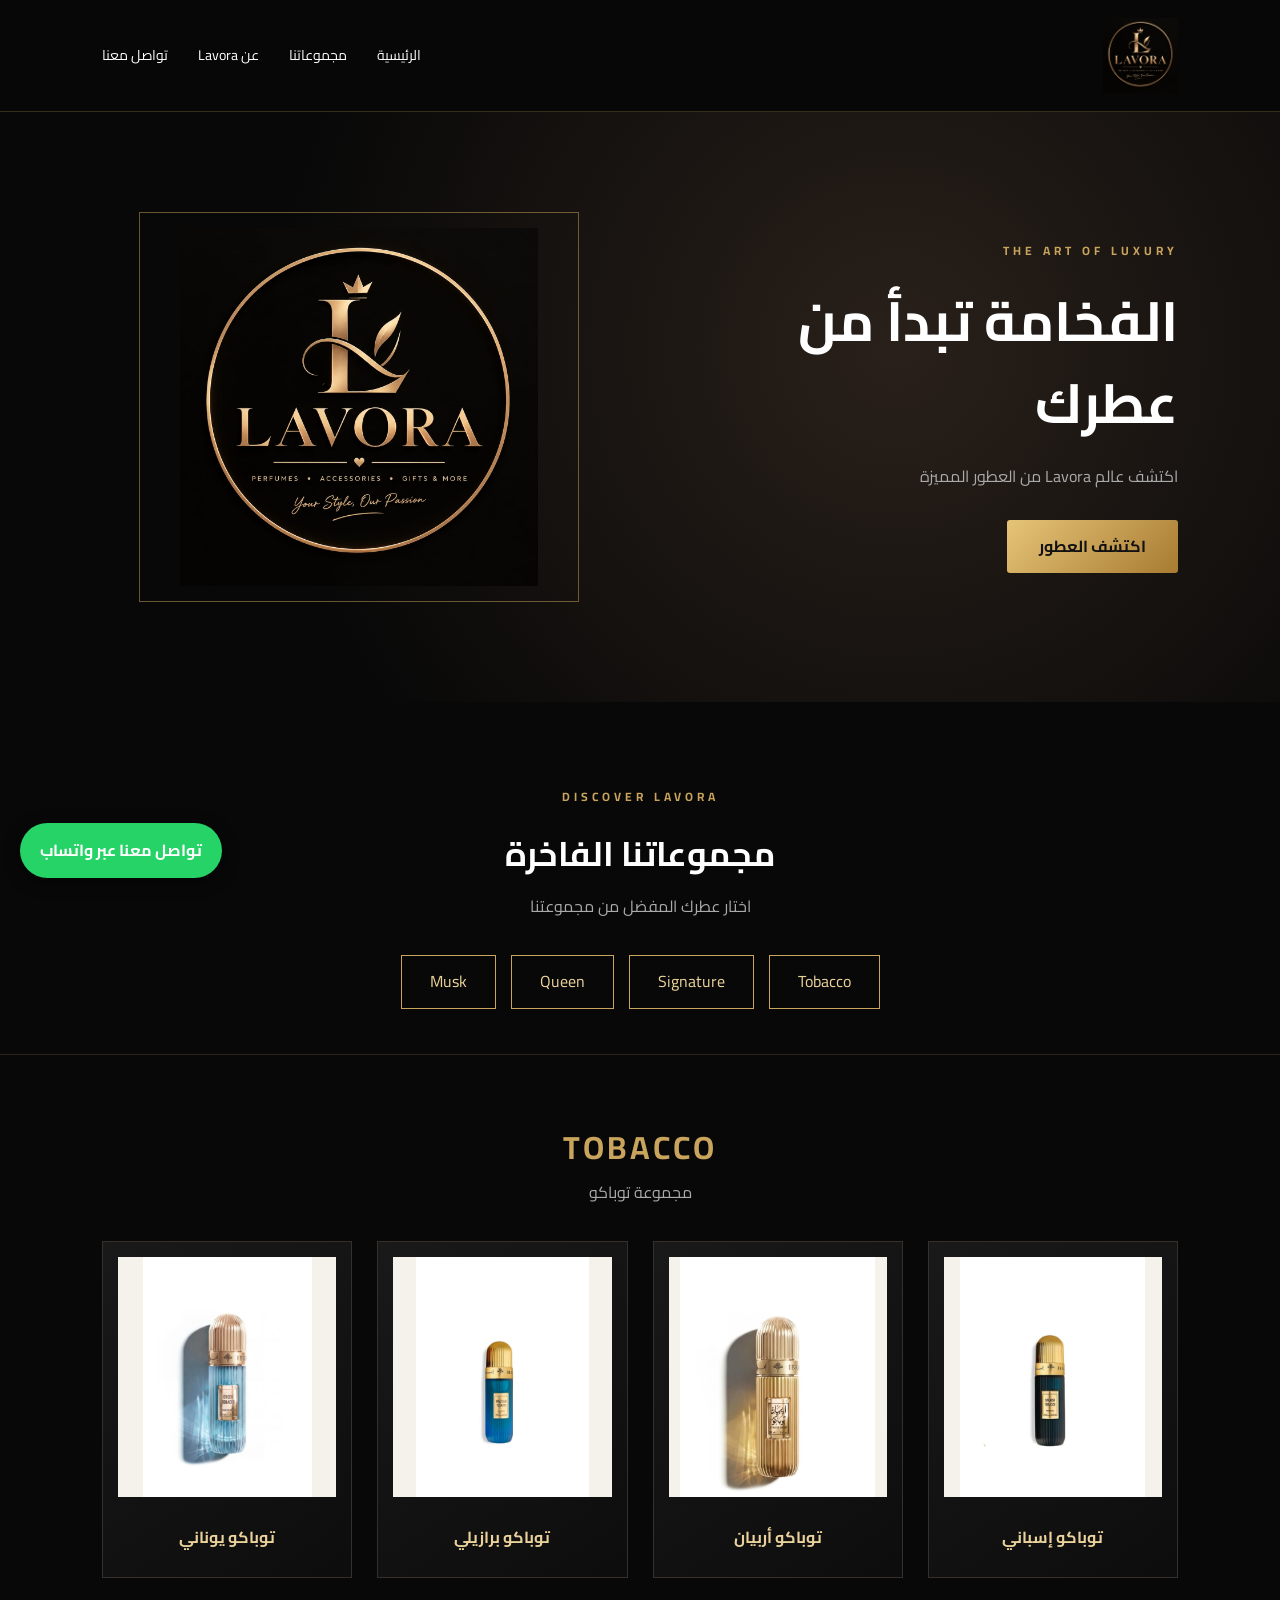
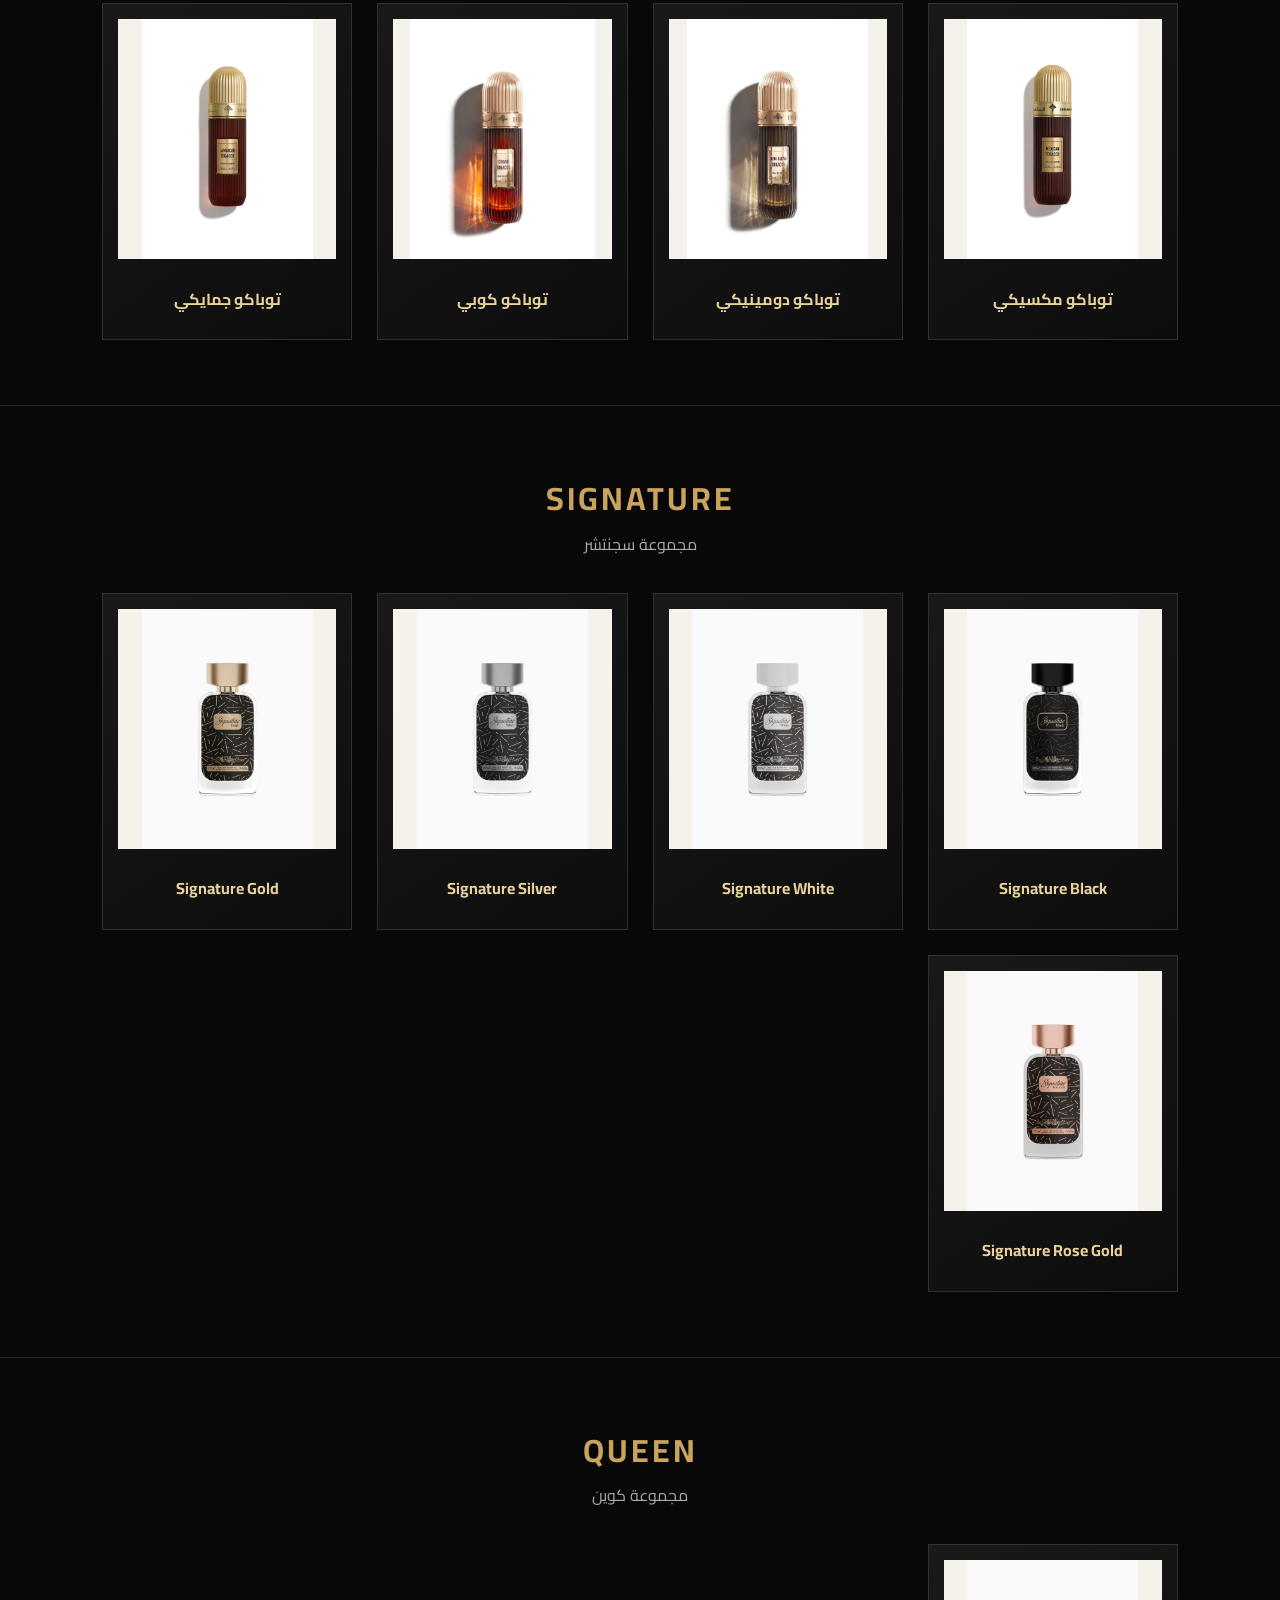
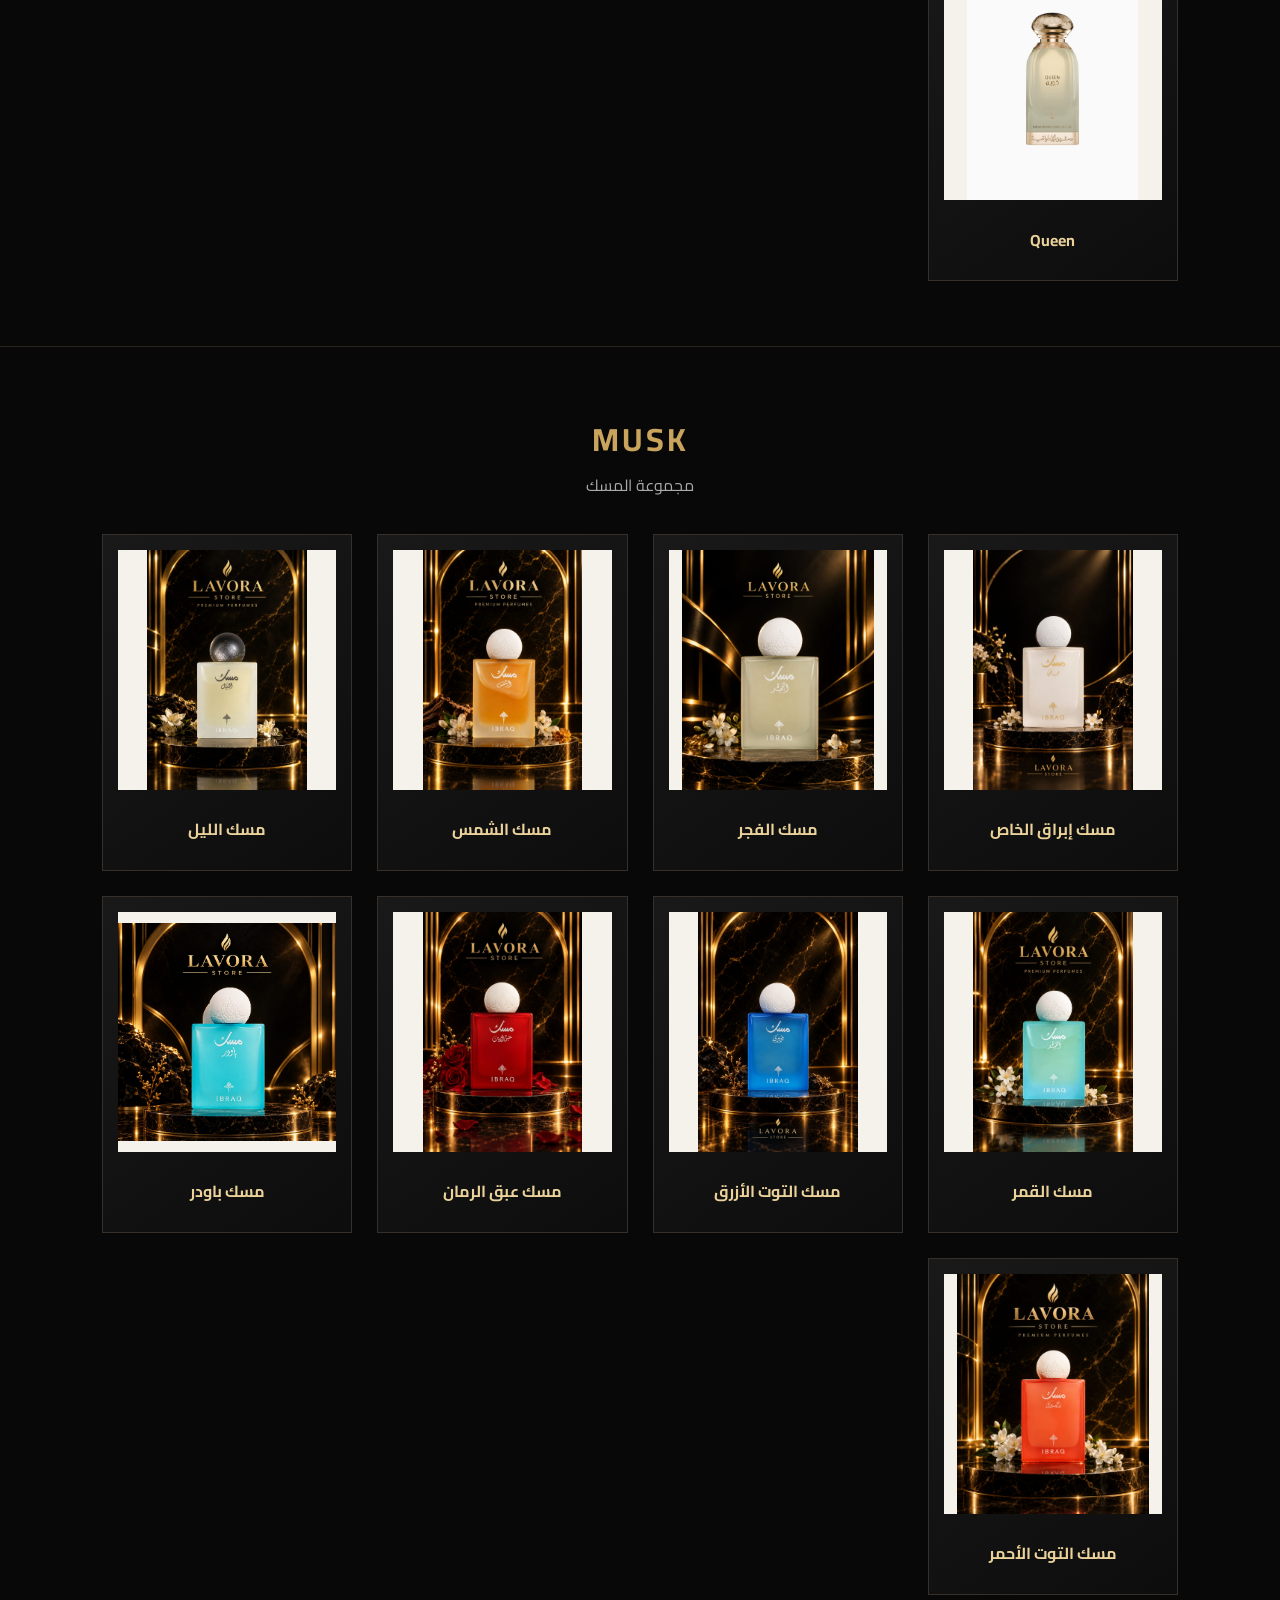
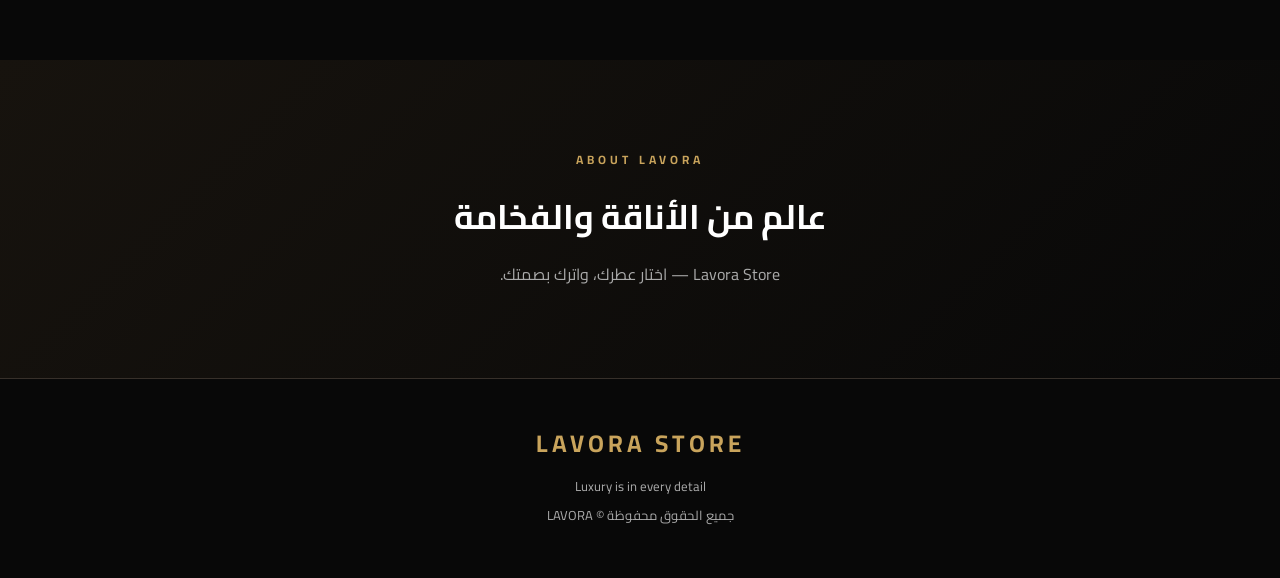
<file: index.html>
<!DOCTYPE html>
<html lang="ar" dir="rtl">
<head>
    <meta charset="UTF-8">
    <meta name="viewport" content="width=device-width, initial-scale=1.0">
    <title>LAVORA STORE | Luxury Perfumes</title>
    <link rel="stylesheet" href="style.css">

    <style>
        .nav-logo {
            width: 75px;
            height: 75px;
            object-fit: contain;
            display: block;
        }

        .navbar .logo {
            display: flex;
            align-items: center;
        }

        .whatsapp-float {
            position: fixed;
            bottom: 22px;
            left: 20px;
            z-index: 9999;
            background: #25D366;
            color: white;
            padding: 14px 20px;
            border-radius: 30px;
            text-decoration: none;
            font-weight: bold;
            box-shadow: 0 4px 15px #0008;
            transition: 0.3s;
        }

        .whatsapp-float:hover {
            background: #1da851;
            transform: translateY(-3px);
        }
    </style>
</head>

<body>

<header class="navbar">
    <a href="#home" class="logo">
        <img src="images/logo.png" alt="LAVORA STORE" class="nav-logo">
    </a>

    <nav>
        <a href="#home">الرئيسية</a>
        <a href="#collections">مجموعاتنا</a>
        <a href="#about">عن Lavora</a>
        <a href="#contact">تواصل معنا</a>
    </nav>
</header>

<section class="hero" id="home">
    <div class="hero-content">
        <p class="eyebrow">THE ART OF LUXURY</p>
        <h1>الفخامة تبدأ من عطرك</h1>
        <p>اكتشف عالم Lavora من العطور المميزة</p>
        <a href="#collections" class="main-btn">اكتشف العطور</a>
    </div>

    <div class="hero-image">
        <img src="images/hero-perfume.jpg" alt="Lavora Perfume">
    </div>
</section>

<section class="collections" id="collections">
    <p class="eyebrow">DISCOVER LAVORA</p>
    <h2>مجموعاتنا الفاخرة</h2>
    <p class="section-description">اختار عطرك المفضل من مجموعتنا</p>

    <div class="category-links">
        <a href="#tobacco">Tobacco</a>
        <a href="#signature">Signature</a>
        <a href="#queen">Queen</a>
        <a href="#musk">Musk</a>
    </div>
</section>

<!-- TOBACCO -->
<section class="product-section" id="tobacco">
    <h2>TOBACCO</h2>
    <p>مجموعة توباكو</p>

    <div class="product-grid">

        <a href="product.html?name=توباكو إسباني&image=images/tobacco-spanish.jpg" class="product-card">
            <img src="images/tobacco-spanish.jpg" alt="Tobacco Spanish">
            <h3>توباكو إسباني</h3>
        </a>

        <a href="product.html?name=توباكو أربيان&image=images/tobacco-arabian.jpg" class="product-card">
            <img src="images/tobacco-arabian.jpg" alt="Tobacco Arabian">
            <h3>توباكو أربيان</h3>
        </a>

        <a href="product.html?name=توباكو برازيلي&image=images/tobacco-brazilian.jpg" class="product-card">
            <img src="images/tobacco-brazilian.jpg" alt="Tobacco Brazilian">
            <h3>توباكو برازيلي</h3>
        </a>

        <a href="product.html?name=توباكو يوناني&image=images/tobacco-greek.jpg" class="product-card">
            <img src="images/tobacco-greek.jpg" alt="Tobacco Greek">
            <h3>توباكو يوناني</h3>
        </a>

        <a href="product.html?name=توباكو مكسيكي&image=images/tobacco-mexican.jpg" class="product-card">
            <img src="images/tobacco-mexican.jpg" alt="Tobacco Mexican">
            <h3>توباكو مكسيكي</h3>
        </a>

        <a href="product.html?name=توباكو دومينيكي&image=images/tobacco-dominican.jpg" class="product-card">
            <img src="images/tobacco-dominican.jpg" alt="Tobacco Dominican">
            <h3>توباكو دومينيكي</h3>
        </a>

        <a href="product.html?name=توباكو كوبي&image=images/tobacco-cuban.jpg" class="product-card">
            <img src="images/tobacco-cuban.jpg" alt="Tobacco Cuban">
            <h3>توباكو كوبي</h3>
        </a>

        <a href="product.html?name=توباكو جمايكي&image=images/tobacco-jamaican.jpg" class="product-card">
            <img src="images/tobacco-jamaican.jpg" alt="Tobacco Jamaican">
            <h3>توباكو جمايكي</h3>
        </a>

    </div>
</section>

<!-- SIGNATURE -->
<section class="product-section" id="signature">
    <h2>SIGNATURE</h2>
    <p>مجموعة سجنتشر</p>

    <div class="product-grid">

        <a href="product.html?name=Signature Black&image=images/signature-black.jpg" class="product-card">
            <img src="images/signature-black.jpg" alt="Signature Black">
            <h3>Signature Black</h3>
        </a>

        <a href="product.html?name=Signature White&image=images/signature-white.jpg" class="product-card">
            <img src="images/signature-white.jpg" alt="Signature White">
            <h3>Signature White</h3>
        </a>

        <a href="product.html?name=Signature Silver&image=images/signature-silver.jpg" class="product-card">
            <img src="images/signature-silver.jpg" alt="Signature Silver">
            <h3>Signature Silver</h3>
        </a>

        <a href="product.html?name=Signature Gold&image=images/signature-gold.jpg" class="product-card">
            <img src="images/signature-gold.jpg" alt="Signature Gold">
            <h3>Signature Gold</h3>
        </a>

        <a href="product.html?name=Signature Rose Gold&image=images/signature-rose-gold.jpg" class="product-card">
            <img src="images/signature-rose-gold.jpg" alt="Signature Rose Gold">
            <h3>Signature Rose Gold</h3>
        </a>

    </div>
</section>

<!-- QUEEN -->
<section class="product-section" id="queen">
    <h2>QUEEN</h2>
    <p>مجموعة كوين</p>

    <div class="product-grid">

        <a href="product.html?name=Queen&image=images/queen.jpg" class="product-card">
            <img src="images/queen.jpg" alt="Queen Perfume">
            <h3>Queen</h3>
        </a>

    </div>
</section>

<!-- MUSK -->
<section class="product-section" id="musk">
    <h2>MUSK</h2>
    <p>مجموعة المسك</p>

    <div class="product-grid">

        <a href="product.html?name=مسك إبراق الخاص&image=images/musk-ebraq.jpg" class="product-card">
            <img src="images/musk-ebraq.jpg" alt="Musk Ebraq">
            <h3>مسك إبراق الخاص</h3>
        </a>

        <a href="product.html?name=مسك الفجر&image=images/musk-fajr.jpg" class="product-card">
            <img src="images/musk-fajr.jpg" alt="Musk Fajr">
            <h3>مسك الفجر</h3>
        </a>

        <a href="product.html?name=مسك الشمس&image=images/musk-sun.jpg" class="product-card">
            <img src="images/musk-sun.jpg" alt="Musk Sun">
            <h3>مسك الشمس</h3>
        </a>

        <a href="product.html?name=مسك الليل&image=images/musk-night.jpg" class="product-card">
            <img src="images/musk-night.jpg" alt="Musk Night">
            <h3>مسك الليل</h3>
        </a>

        <a href="product.html?name=مسك القمر&image=images/musk-moon.jpg" class="product-card">
            <img src="images/musk-moon.jpg" alt="Musk Moon">
            <h3>مسك القمر</h3>
        </a>

        <a href="product.html?name=مسك التوت الأزرق&image=images/musk-blueberry.jpg" class="product-card">
            <img src="images/musk-blueberry.jpg" alt="Musk Blueberry">
            <h3>مسك التوت الأزرق</h3>
        </a>

        <a href="product.html?name=مسك عبق الرمان&image=images/musk-pomegranate.jpg" class="product-card">
            <img src="images/musk-pomegranate.jpg" alt="Musk Pomegranate">
            <h3>مسك عبق الرمان</h3>
        </a>

        <a href="product.html?name=مسك باودر&image=images/musk-powder.jpg" class="product-card">
            <img src="images/musk-powder.jpg" alt="Musk Powder">
            <h3>مسك باودر</h3>
        </a>

        <a href="product.html?name=مسك التوت الأحمر&image=images/musk-redberry.jpg" class="product-card">
            <img src="images/musk-redberry.jpg" alt="Musk Redberry">
            <h3>مسك التوت الأحمر</h3>
        </a>

    </div>
</section>

<section class="about" id="about">
    <p class="eyebrow">ABOUT LAVORA</p>
    <h2>عالم من الأناقة والفخامة</h2>
    <p>Lavora Store — اختار عطرك، واترك بصمتك.</p>
</section>

<footer id="contact">
    <h2>LAVORA STORE</h2>
    <p>Luxury is in every detail</p>
    <p>جميع الحقوق محفوظة © LAVORA</p>
</footer>

<!-- WHATSAPP FLOATING BUTTON -->
<a
    href="https://wa.me/201037522814?text=السلام%20عليكم،%20عايز%20استفسر%20عن%20منتجات%20LAVORA%20STORE"
    class="whatsapp-float"
    target="_blank"
    rel="noopener"
>
    تواصل معنا عبر واتساب
</a>

<script src="script.js"></script>

</body>
</html>
</file>
<file: style.css>
@import url('https://fonts.googleapis.com/css2?family=Cairo:wght@400;500;600;700;800&display=swap');

:root {
    --black: #080808;
    --dark: #111111;
    --gold: #c9a45c;
    --light-gold: #ead29a;
    --white: #ffffff;
    --gray: #aaaaaa;
}

* {
    margin: 0;
    padding: 0;
    box-sizing: border-box;
    scroll-behavior: smooth;
}

body {
    background: var(--black);
    color: var(--white);
    font-family: 'Cairo', sans-serif;
    line-height: 1.7;
}

a {
    text-decoration: none;
    color: inherit;
}

.navbar {
    min-height: 85px;
    padding: 18px 8%;
    display: flex;
    justify-content: space-between;
    align-items: center;
    background: rgba(8, 8, 8, 0.96);
    border-bottom: 1px solid rgba(201, 164, 92, 0.25);
    position: sticky;
    top: 0;
    z-index: 100;
}

.logo {
    color: var(--gold);
    font-size: 30px;
    font-weight: 800;
    letter-spacing: 4px;
}

.navbar nav {
    display: flex;
    gap: 30px;
}

.navbar nav a {
    font-size: 14px;
    transition: 0.3s;
}

.navbar nav a:hover {
    color: var(--gold);
}

.hero {
    min-height: 590px;
    padding: 65px 8%;
    display: flex;
    align-items: center;
    justify-content: space-between;
    gap: 50px;
    background: radial-gradient(circle at 70% 40%, #29201a, #080808 65%);
}

.hero-content {
    flex: 1;
}

.eyebrow {
    color: var(--gold);
    letter-spacing: 4px;
    font-size: 12px;
    font-weight: 700;
    margin-bottom: 18px;
}

.hero h1 {
    font-size: clamp(32px, 5vw, 55px);
    margin-bottom: 18px;
    line-height: 1.5;
}

.hero-content > p:not(.eyebrow) {
    color: var(--gray);
    margin-bottom: 30px;
}

.main-btn {
    display: inline-block;
    padding: 13px 32px;
    background: linear-gradient(135deg, #e6c477, #a77b32);
    color: #111;
    font-weight: 700;
    border-radius: 3px;
    transition: 0.3s;
}

.main-btn:hover {
    transform: translateY(-4px);
    box-shadow: 0 8px 25px #c9a45c44;
}

.hero-image {
    flex: 1;
    display: flex;
    justify-content: center;
}

.hero-image img {
    width: 100%;
    max-width: 440px;
    height: 390px;
    object-fit: contain;
    border: 1px solid rgba(201, 164, 92, 0.5);
    padding: 15px;
}

.collections {
    padding: 85px 8% 45px;
    text-align: center;
}

.collections h2,
.about h2 {
    font-size: 34px;
    margin-bottom: 10px;
}

.section-description {
    color: var(--gray);
    margin-bottom: 35px;
}

.category-links {
    display: flex;
    justify-content: center;
    flex-wrap: wrap;
    gap: 15px;
}

.category-links a {
    padding: 12px 28px;
    border: 1px solid var(--gold);
    color: var(--light-gold);
    transition: 0.3s;
}

.category-links a:hover {
    background: var(--gold);
    color: #111;
}

.product-section {
    padding: 65px 8%;
    text-align: center;
    border-top: 1px solid #29231a;
    scroll-margin-top: 95px;
}

.product-section h2 {
    color: var(--gold);
    font-size: 32px;
    letter-spacing: 3px;
}

.product-section > p {
    color: var(--gray);
    margin: 5px 0 35px;
}

.product-grid {
    display: grid;
    grid-template-columns: repeat(4, minmax(0, 1fr));
    gap: 25px;
}

.product-card {
    background: linear-gradient(145deg, #191919, #0d0d0d);
    border: 1px solid #37302a;
    padding: 15px;
    transition: 0.3s;
    overflow: hidden;
}

.product-card:hover {
    transform: translateY(-7px);
    border-color: var(--gold);
    box-shadow: 0 10px 30px #00000088;
}

.product-card img {
    width: 100%;
    height: 240px;
    object-fit: contain;
    background: #f5f2ec;
    display: block;
    margin-bottom: 15px;
}

.product-card h3 {
    font-size: 16px;
    color: var(--light-gold);
    min-height: 50px;
    display: flex;
    align-items: center;
    justify-content: center;
}

.about {
    text-align: center;
    padding: 90px 8%;
    background: linear-gradient(135deg, #17130e, #080808);
}

.about > p:last-child {
    color: var(--gray);
    margin-top: 15px;
}

footer {
    padding: 45px 8%;
    text-align: center;
    border-top: 1px solid #37302a;
}

footer h2 {
    color: var(--gold);
    letter-spacing: 4px;
    margin-bottom: 10px;
}

footer p {
    color: var(--gray);
    font-size: 13px;
    margin: 7px;
}

@media (max-width: 900px) {
    .product-grid {
        grid-template-columns: repeat(2, minmax(0, 1fr));
    }

    .hero {
        flex-direction: column;
        text-align: center;
    }

    .hero-image img {
        height: 300px;
    }
}

@media (max-width: 600px) {
    .navbar {
        flex-direction: column;
        gap: 12px;
    }

    .navbar nav {
        gap: 13px;
        flex-wrap: wrap;
        justify-content: center;
    }

    .navbar nav a {
        font-size: 12px;
    }

    .product-section {
        padding: 45px 5%;
    }

    .product-grid {
        gap: 12px;
    }

    .product-card {
        padding: 9px;
    }

    .product-card img {
        height: 175px;
    }

    .product-card h3 {
        font-size: 13px;
    }

    .collections h2,
    .about h2 {
        font-size: 27px;
    }
}
</file>
